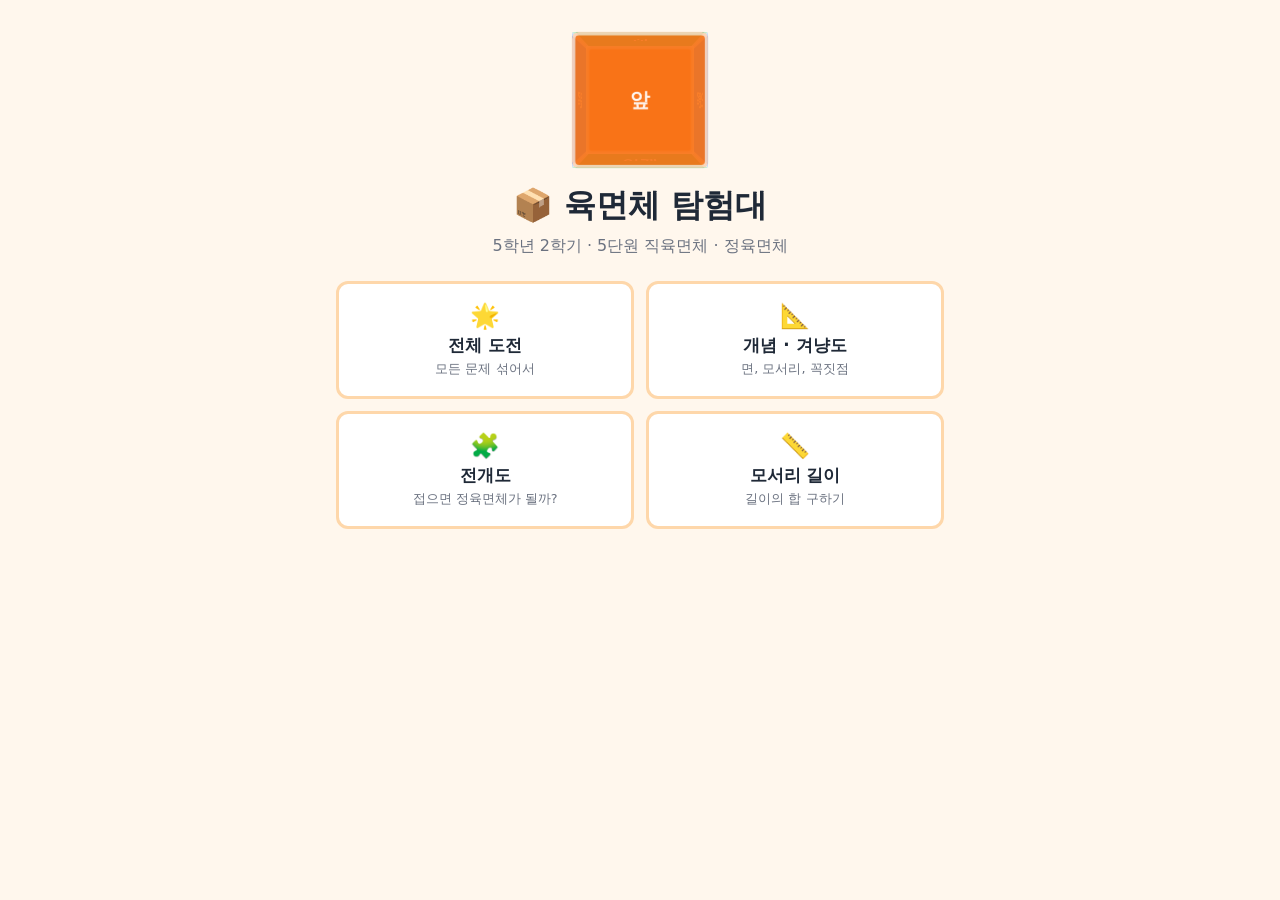
<file: cube-game/index.html>
<!DOCTYPE html>
<html lang="ko">
<head>
  <meta charset="UTF-8">
  <meta name="viewport" content="width=device-width, initial-scale=1.0">
  <title>육면체 탐험대</title>
  <link rel="stylesheet" href="style.css">
</head>
<body>
  <!-- 시작 화면 -->
  <section id="titleScreen" class="screen">
    <div class="scene">
      <div class="cube3d">
        <div class="face f1">앞</div>
        <div class="face f2">뒤</div>
        <div class="face f3">오른쪽</div>
        <div class="face f4">왼쪽</div>
        <div class="face f5">위</div>
        <div class="face f6">아래</div>
      </div>
    </div>
    <h1>📦 육면체 탐험대</h1>
    <p class="sub">5학년 2학기 · 5단원 직육면체 · 정육면체</p>

    <div class="modes">
      <button class="mode" data-mode="all">🌟 <b>전체 도전</b><small>모든 문제 섞어서</small></button>
      <button class="mode" data-mode="concept">📐 <b>개념 · 겨냥도</b><small>면, 모서리, 꼭짓점</small></button>
      <button class="mode" data-mode="net">🧩 <b>전개도</b><small>접으면 정육면체가 될까?</small></button>
      <button class="mode" data-mode="edge">📏 <b>모서리 길이</b><small>길이의 합 구하기</small></button>
    </div>
    <p class="best" id="bestScore"></p>
  </section>

  <!-- 게임 화면 -->
  <section id="playScreen" class="screen hidden">
    <div class="hud">
      <span id="hearts"></span>
      <span id="qCount"></span>
      <span>점수 <b id="score">0</b></span>
    </div>
    <div class="progress"><div id="bar"></div></div>
    <div id="combo" class="combo"></div>

    <div class="qcard">
      <span class="tag" id="qTag"></span>
      <h2 id="qText"></h2>
      <div id="qVisual"></div>
      <div id="qAnswer"></div>
      <div id="feedback" class="hidden"></div>
    </div>
    <button id="quitBtn" class="link">처음으로</button>
  </section>

  <!-- 결과 화면 -->
  <section id="resultScreen" class="screen hidden">
    <div id="resultEmoji" class="big-emoji"></div>
    <h1 id="resultTitle"></h1>
    <div id="stars" class="stars"></div>
    <p class="result-line">맞힌 문제 <b id="resultCorrect"></b></p>
    <p class="result-line">점수 <b id="resultScore"></b></p>
    <p id="newBest" class="new-best hidden">🏆 최고 점수 갱신!</p>
    <div class="result-btns">
      <button id="retryBtn">다시 도전</button>
      <button id="homeBtn" class="secondary">처음으로</button>
    </div>
  </section>

  <script src="game.js"></script>
</body>
</html>
</file>
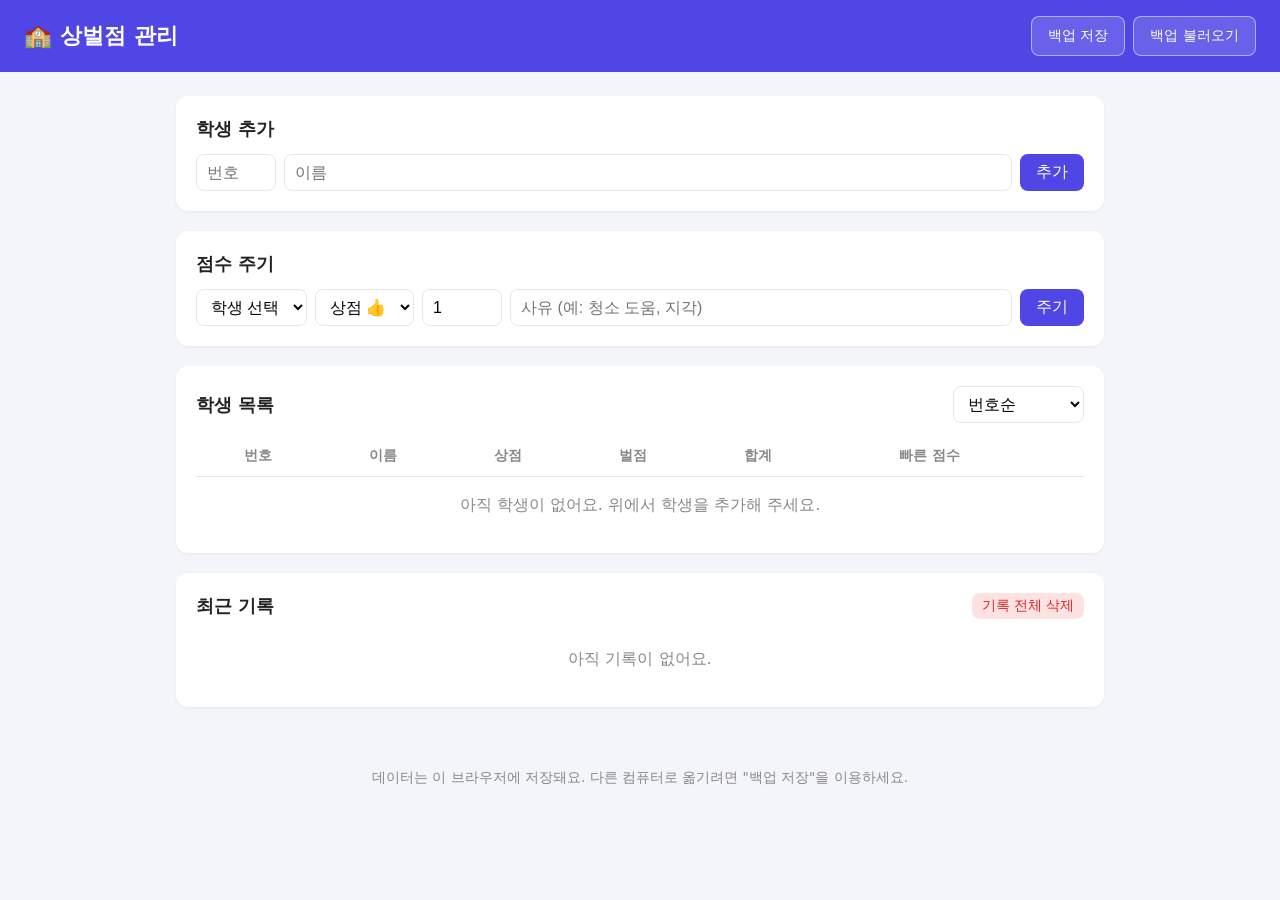
<file: new-website/index.html>
<!DOCTYPE html>
<html lang="ko">
<head>
  <meta charset="UTF-8">
  <meta name="viewport" content="width=device-width, initial-scale=1.0">
  <title>상벌점 관리</title>
  <link rel="stylesheet" href="style.css">
</head>
<body>
  <header>
    <h1>🏫 상벌점 관리</h1>
    <div class="header-actions">
      <button id="exportBtn" class="ghost">백업 저장</button>
      <label class="ghost file-label">
        백업 불러오기
        <input type="file" id="importInput" accept="application/json" hidden>
      </label>
    </div>
  </header>

  <main>
    <!-- 학생 추가 -->
    <section class="card">
      <h2>학생 추가</h2>
      <form id="addStudentForm" class="row">
        <input type="number" id="studentNo" placeholder="번호" min="1" required>
        <input type="text" id="studentName" placeholder="이름" required>
        <button type="submit">추가</button>
      </form>
    </section>

    <!-- 점수 주기 -->
    <section class="card">
      <h2>점수 주기</h2>
      <form id="pointForm" class="row wrap">
        <select id="pointStudent" required>
          <option value="">학생 선택</option>
        </select>
        <select id="pointType">
          <option value="merit">상점 👍</option>
          <option value="demerit">벌점 👎</option>
        </select>
        <input type="number" id="pointAmount" value="1" min="1" max="100" required>
        <input type="text" id="pointReason" placeholder="사유 (예: 청소 도움, 지각)" list="reasonList">
        <datalist id="reasonList">
          <option value="수업 태도 우수">
          <option value="친구 도움">
          <option value="청소 봉사">
          <option value="과제 우수">
          <option value="지각">
          <option value="과제 미제출">
          <option value="수업 방해">
        </datalist>
        <button type="submit">주기</button>
      </form>
    </section>

    <!-- 학생 목록 -->
    <section class="card">
      <div class="section-head">
        <h2>학생 목록</h2>
        <select id="sortSelect">
          <option value="no">번호순</option>
          <option value="total">합계 높은 순</option>
          <option value="merit">상점 많은 순</option>
          <option value="demerit">벌점 많은 순</option>
        </select>
      </div>
      <div class="table-wrap">
        <table>
          <thead>
            <tr>
              <th>번호</th>
              <th>이름</th>
              <th>상점</th>
              <th>벌점</th>
              <th>합계</th>
              <th>빠른 점수</th>
              <th></th>
            </tr>
          </thead>
          <tbody id="studentTable"></tbody>
        </table>
      </div>
      <p id="emptyMsg" class="empty">아직 학생이 없어요. 위에서 학생을 추가해 주세요.</p>
    </section>

    <!-- 기록 -->
    <section class="card">
      <div class="section-head">
        <h2>최근 기록</h2>
        <button id="clearHistoryBtn" class="danger small">기록 전체 삭제</button>
      </div>
      <ul id="historyList"></ul>
      <p id="emptyHistory" class="empty">아직 기록이 없어요.</p>
    </section>
  </main>

  <footer>
    <p>데이터는 이 브라우저에 저장돼요. 다른 컴퓨터로 옮기려면 "백업 저장"을 이용하세요.</p>
  </footer>

  <script src="script.js"></script>
</body>
</html>
</file>
<file: cube-game/style.css>
* { margin: 0; padding: 0; box-sizing: border-box; }

:root {
  --primary: #f97316;
  --primary-dark: #ea580c;
  --blue: #3b82f6;
  --good: #16a34a;
  --bad: #dc2626;
  --bg: #fff7ed;
  --card: #ffffff;
  --text: #1f2937;
  --muted: #6b7280;
}

body {
  font-family: system-ui, -apple-system, "Malgun Gothic", sans-serif;
  background: var(--bg);
  color: var(--text);
  min-height: 100vh;
  display: flex;
  justify-content: center;
}

.screen {
  width: 100%;
  max-width: 640px;
  padding: 24px 16px 40px;
  text-align: center;
}
.hidden { display: none !important; }

h1 { font-size: 2rem; margin: 8px 0; }
.sub { color: var(--muted); margin-bottom: 24px; }

button {
  font: inherit;
  cursor: pointer;
  border: none;
  border-radius: 12px;
  padding: 12px 20px;
  background: var(--primary);
  color: white;
  font-weight: 700;
  transition: transform 0.1s, background 0.2s;
}
button:hover:not(:disabled) { background: var(--primary-dark); }
button:active:not(:disabled) { transform: scale(0.97); }
button:disabled { cursor: default; }
button.secondary { background: #e5e7eb; color: var(--text); }
button.secondary:hover { background: #d1d5db; }
button.link { background: none; color: var(--muted); font-weight: 400; text-decoration: underline; margin-top: 16px; }
button.link:hover { background: none; color: var(--text); }

/* ===== 3D 큐브 ===== */
.scene { width: 120px; height: 120px; margin: 16px auto 24px; perspective: 500px; }
.cube3d {
  width: 100%; height: 100%;
  position: relative;
  transform-style: preserve-3d;
  animation: spin 8s linear infinite;
}
.face {
  position: absolute;
  width: 120px; height: 120px;
  display: flex; align-items: center; justify-content: center;
  font-weight: 700; color: white; font-size: 1.1rem;
  border: 3px solid rgba(255, 255, 255, 0.7);
  border-radius: 6px;
  opacity: 0.92;
}
.f1 { background: #f97316; transform: translateZ(60px); }
.f2 { background: #f97316; transform: rotateY(180deg) translateZ(60px); }
.f3 { background: #3b82f6; transform: rotateY(90deg) translateZ(60px); }
.f4 { background: #3b82f6; transform: rotateY(-90deg) translateZ(60px); }
.f5 { background: #22c55e; transform: rotateX(90deg) translateZ(60px); }
.f6 { background: #22c55e; transform: rotateX(-90deg) translateZ(60px); }
@keyframes spin {
  from { transform: rotateX(-20deg) rotateY(0deg); }
  to   { transform: rotateX(-20deg) rotateY(360deg); }
}

/* ===== 모드 선택 ===== */
.modes { display: grid; grid-template-columns: 1fr 1fr; gap: 12px; }
.mode {
  display: flex; flex-direction: column; align-items: center; gap: 4px;
  padding: 18px 12px;
  background: var(--card);
  color: var(--text);
  border: 3px solid #fed7aa;
  font-size: 1.5rem;
}
.mode b { font-size: 1.05rem; }
.mode small { font-size: 0.8rem; color: var(--muted); font-weight: 400; }
.mode:hover:not(:disabled) { background: #ffedd5; border-color: var(--primary); }
.best { margin-top: 20px; color: var(--muted); }

/* ===== 게임 화면 ===== */
.hud {
  display: flex; justify-content: space-between; align-items: center;
  font-size: 1.05rem; margin-bottom: 8px;
}
#hearts { font-size: 1.3rem; letter-spacing: 2px; }
.progress { height: 10px; background: #fed7aa; border-radius: 99px; overflow: hidden; }
#bar { height: 100%; width: 0; background: var(--primary); transition: width 0.3s; }
.combo { height: 28px; margin: 6px 0; font-weight: 800; color: var(--primary-dark); }
.combo.pop { animation: pop 0.4s; }
@keyframes pop { 0% { transform: scale(1); } 50% { transform: scale(1.3); } 100% { transform: scale(1); } }

.qcard {
  background: var(--card);
  border-radius: 20px;
  padding: 24px 20px;
  box-shadow: 0 4px 16px rgba(249, 115, 22, 0.12);
}
.tag {
  display: inline-block;
  background: #ffedd5; color: var(--primary-dark);
  font-size: 0.8rem; font-weight: 700;
  padding: 4px 12px; border-radius: 99px;
  margin-bottom: 12px;
}
#qText { font-size: 1.25rem; line-height: 1.5; margin-bottom: 16px; word-break: keep-all; }
#qVisual { margin-bottom: 16px; }
#qVisual svg { max-width: 100%; height: auto; }
.legend { font-size: 0.85rem; color: var(--muted); margin-top: 6px; }

/* 보기 */
.choices { display: grid; grid-template-columns: 1fr 1fr; gap: 10px; }
.choice {
  background: #f3f4f6; color: var(--text);
  border: 3px solid transparent;
  font-size: 1.1rem; padding: 14px;
}
.choice:hover:not(:disabled) { background: #ffedd5; border-color: #fdba74; }
.ox { display: flex; gap: 16px; justify-content: center; }
.ox .choice { font-size: 2.2rem; width: 110px; height: 90px; }
.choice.correct { background: #dcfce7; border-color: var(--good); }
.choice.wrong { background: #fee2e2; border-color: var(--bad); }

.input-row { display: flex; gap: 8px; justify-content: center; align-items: center; }
.input-row input {
  width: 120px; font-size: 1.3rem; padding: 10px;
  text-align: center;
  border: 3px solid #fed7aa; border-radius: 12px;
}
.input-row input:focus { outline: none; border-color: var(--primary); }
.unit { font-size: 1.2rem; font-weight: 700; }

/* 전개도 칸 */
.net-cell { cursor: pointer; transition: fill 0.15s; }
.net-cell:hover { fill: #ffedd5; }
.locked .net-cell { cursor: default; }

/* 피드백 */
#feedback {
  margin-top: 18px; padding: 16px;
  border-radius: 14px;
  text-align: left; line-height: 1.6;
}
#feedback.good { background: #dcfce7; }
#feedback.bad { background: #fee2e2; }
#feedback .fb-title { font-size: 1.2rem; font-weight: 800; margin-bottom: 4px; }
#feedback button { margin-top: 12px; width: 100%; }

/* 흔들기 */
.shake { animation: shake 0.4s; }
@keyframes shake {
  0%, 100% { transform: translateX(0); }
  25% { transform: translateX(-8px); }
  75% { transform: translateX(8px); }
}

/* ===== 결과 ===== */
.big-emoji { font-size: 4.5rem; margin-top: 24px; }
.stars { font-size: 2.6rem; margin: 12px 0 20px; letter-spacing: 6px; }
.result-line { font-size: 1.2rem; margin: 6px 0; }
.new-best { margin-top: 12px; font-weight: 800; color: var(--primary-dark); font-size: 1.1rem; }
.result-btns { display: flex; gap: 12px; justify-content: center; margin-top: 28px; }

@media (max-width: 480px) {
  h1 { font-size: 1.6rem; }
  .mode { font-size: 1.3rem; padding: 14px 8px; }
  #qText { font-size: 1.1rem; }
}
</file>
<file: new-website/style.css>
* { margin: 0; padding: 0; box-sizing: border-box; }

:root {
  --primary: #4f46e5;
  --primary-dark: #4338ca;
  --merit: #16a34a;
  --demerit: #dc2626;
  --bg: #f4f5fa;
  --card: #ffffff;
  --text: #222;
  --muted: #888;
  --border: #e5e7eb;
}

body {
  font-family: system-ui, -apple-system, "Malgun Gothic", sans-serif;
  line-height: 1.5;
  color: var(--text);
  background: var(--bg);
}

header {
  display: flex;
  justify-content: space-between;
  align-items: center;
  flex-wrap: wrap;
  gap: 12px;
  padding: 16px 24px;
  background: var(--primary);
  color: white;
}
header h1 { font-size: 1.4rem; }
.header-actions { display: flex; gap: 8px; }

main { max-width: 960px; margin: 0 auto; padding: 24px 16px; }

.card {
  background: var(--card);
  border-radius: 12px;
  padding: 20px;
  margin-bottom: 20px;
  box-shadow: 0 1px 3px rgba(0, 0, 0, 0.06);
}
.card h2 { font-size: 1.1rem; margin-bottom: 12px; }

.section-head {
  display: flex;
  justify-content: space-between;
  align-items: center;
  margin-bottom: 12px;
}
.section-head h2 { margin-bottom: 0; }

.row { display: flex; gap: 8px; }
.row.wrap { flex-wrap: wrap; }
.row input[type="text"] { flex: 1; min-width: 160px; }
.row input[type="number"] { width: 80px; }

input, select {
  padding: 8px 10px;
  font-size: 1rem;
  border: 1px solid var(--border);
  border-radius: 8px;
  background: white;
}
input:focus, select:focus { outline: 2px solid var(--primary); border-color: transparent; }

button, .file-label {
  padding: 8px 16px;
  font-size: 1rem;
  border: none;
  border-radius: 8px;
  background: var(--primary);
  color: white;
  cursor: pointer;
  white-space: nowrap;
}
button:hover { background: var(--primary-dark); }

.ghost {
  background: rgba(255, 255, 255, 0.15);
  border: 1px solid rgba(255, 255, 255, 0.5);
  font-size: 0.9rem;
}
.ghost:hover { background: rgba(255, 255, 255, 0.3); }

.small { padding: 4px 10px; font-size: 0.85rem; }
.danger { background: #fee2e2; color: var(--demerit); }
.danger:hover { background: #fecaca; }

.btn-merit { background: #dcfce7; color: var(--merit); }
.btn-merit:hover { background: #bbf7d0; }
.btn-demerit { background: #fee2e2; color: var(--demerit); }
.btn-demerit:hover { background: #fecaca; }

.table-wrap { overflow-x: auto; }
table { width: 100%; border-collapse: collapse; }
th, td { padding: 10px 8px; text-align: center; border-bottom: 1px solid var(--border); }
th { font-size: 0.85rem; color: var(--muted); font-weight: 600; }
td.name { text-align: left; font-weight: 600; }
td.quick { white-space: nowrap; }
td.quick button { margin: 0 2px; }

.merit { color: var(--merit); font-weight: 600; }
.demerit { color: var(--demerit); font-weight: 600; }
.total { font-weight: 700; }
.total.plus { color: var(--merit); }
.total.minus { color: var(--demerit); }

#historyList { list-style: none; max-height: 320px; overflow-y: auto; }
#historyList li {
  display: flex;
  justify-content: space-between;
  align-items: center;
  gap: 8px;
  padding: 8px 4px;
  border-bottom: 1px solid var(--border);
  font-size: 0.95rem;
}
#historyList .time { color: var(--muted); font-size: 0.8rem; margin-left: 6px; }

.empty { color: var(--muted); text-align: center; padding: 16px 0; }

footer { text-align: center; padding: 16px; color: var(--muted); font-size: 0.85rem; }

@media (max-width: 600px) {
  .row { flex-wrap: wrap; }
  .row input[type="text"], .row select { flex: 1 1 100%; }
}
</file>
